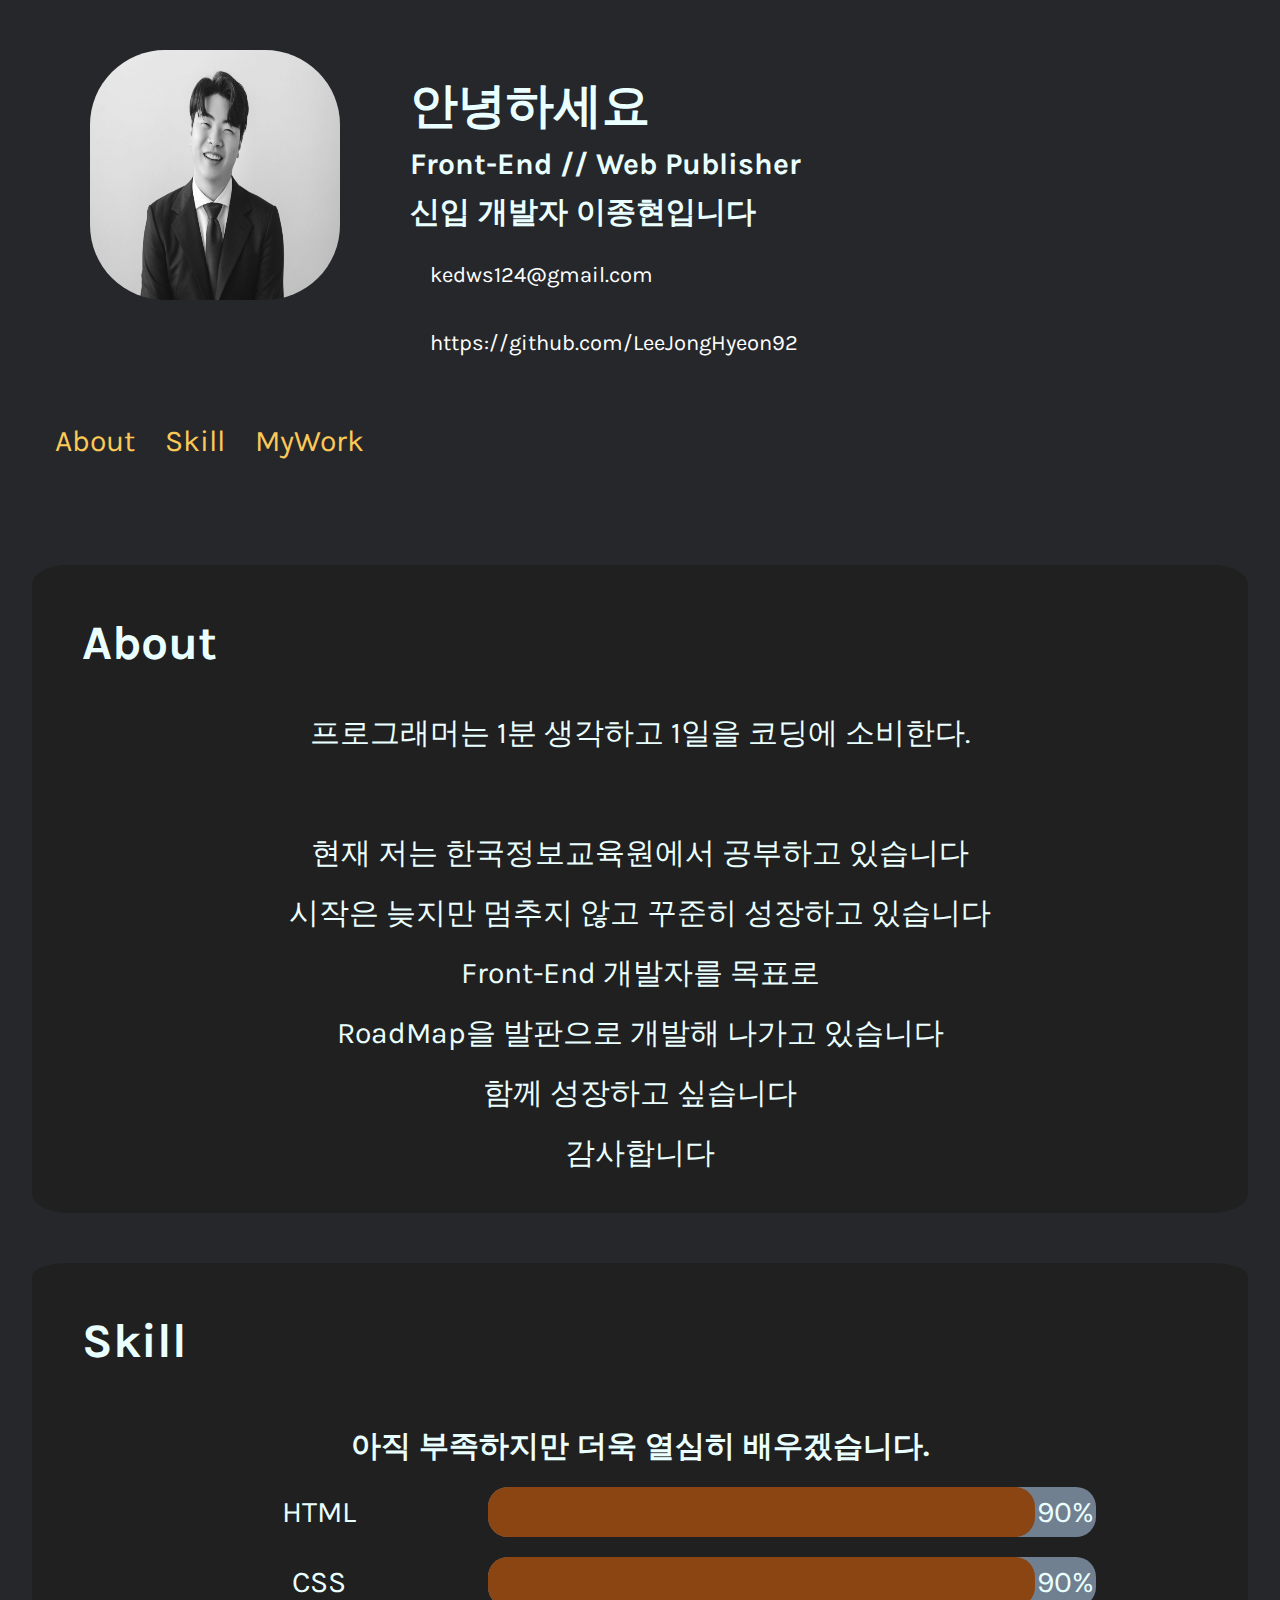
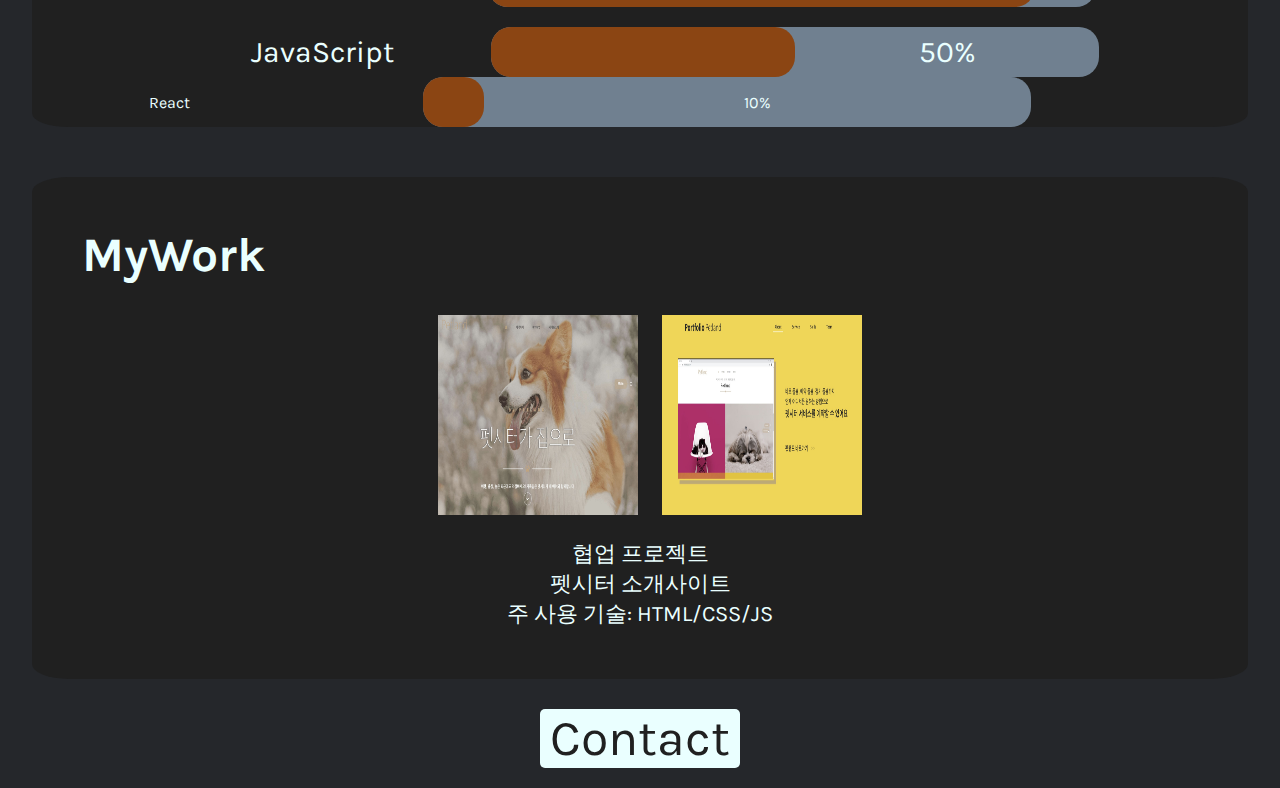
<file: HTML/Home.html>
<!DOCTYPE html>
<html lang="kr">
<head>
    <meta charset="UTF-8">
    <meta name="viewport" content="width=device-width, initial-scale=1.0">
    <link rel="stylesheet" href="../CSS/Home.css">
    <link rel="stylesheet" href="https://use.fontawesome.com/releases/v5.15.1/css/all.css" integrity="sha384-vp86vTRFVJgpjF9jiIGPEEqYqlDwgyBgEF109VFjmqGmIY/Y4HV4d3Gp2irVfcrp" crossorigin="anonymous">
    <link rel="stylesheet" media="screen and (min-width: 300px) and (max-width:480px)" href="../CSS/PhonSize.css">
    <link rel="preconnect" href="https://fonts.gstatic.com">
    <link href="https://fonts.googleapis.com/css2?family=Karla:wght@300&display=swap" rel="stylesheet">
    <meta name="viewport" content="width=device-width, initial-scale=1.0">
    <title>LeeJongHyeon</title>
</head>
<body>
        <section id="Profile">
            <div class="Profile__box">
                    <img src="../img/LeeJongHyeon.jpg" alt="프로필사진" class="Profile__avatar">
                <div class="Profile__Text">
                    <h1>안녕하세요</h1>
                    <h2>Front-End // Web Publisher</br>
                    신입 개발자 이종현입니다 </h2>
                    <div class="email">
                        <i class="fas fa-envelope-open-text"></i>
                        <a href="mailto:kedws124@gmail.com">kedws124@gmail.com</a>
                    </div>
                    <div class="Git">
                        <i class="fab fa-github"></i>
                        <a href="https://github.com/LeeJongHyeon92">https://github.com/LeeJongHyeon92</a>
                    </div>
                </div>
        </div>
            <nav id="navbar">
                <ul class="navbar__menu">
                    <div class="item__About">
                        <a href="#About"><li class="navbar__item">About</li></a>
                    </div>
                    <div class="item__Skill">
                        <a href="#Skill"><li class="navbar__item">Skill</li></a>
                    </div>
                    <div class="item__MyWork">
                        <a href="#MyWork"><li class="navbar__item">MyWork</li></a>
                    </div>
                </ul> 
            </nav>
        </section>
            <!-- About -->
            <div id="Show">
                    <section id="About">
                        <h1>About</h1>
                        <p>
                            프로그래머는 1분 생각하고 1일을 코딩에 소비한다.</br>
                            <br>
                            현재 저는 한국정보교육원에서 공부하고 있습니다</br>
                            시작은 늦지만 멈추지 않고 꾸준히 성장하고 있습니다</br>
                            Front-End 개발자를 목표로 </br>
                            RoadMap을 발판으로 개발해 나가고 있습니다</br> 
                            함께 성장하고 싶습니다</br>
                            감사합니다
                        </p>
                    </section>
                <!-- Skill -->
                <section id="Skill">
                    <h1>Skill</h1>
                    <h2>아직 부족하지만 더욱 열심히 배우겠습니다.</h2>
                    <div class="Skill__icon">
                        <div class="Html">
                            <div class="Skill__item">
                                <div class="Html__Text">
                                    <i class="fab fa-html5"></i>
                                    <span>HTML</span>
                                </div>
                                <div class="Skill__Bar">
                                    <div class="Skill_Value" style="width: 90%;"></div>
                                    <Span>90%</Span>
                                </div>
                            </div>
                        </div>
                        <div class="CSS">
                            <div class="Skill__item">
                                <div class="CSS__Text">
                                    <i class="fab fa-css3-alt"></i>
                                    <span>CSS</span>
                                </div>
                                <div class="Skill__Bar">
                                    <div class="Skill_Value" style="width: 90%;"></div>
                                    <Span>90%</Span>
                                </div>
                            </div>
                        </div>
                        <div class="JavaScript">
                            <div class="Skill__item">
                                <div class="JavaScript__Text">
                                    <i class="fab fa-js"></i>
                                    <span>JavaScript</span>
                                </div>
                                <div class="Skill__Bar">
                                    <div class="Skill_Value" style="width: 50%"></div>
                                    <span>50%</span>
                                </div>
                            </div>
                        </div>
                        <div class="React">
                            <div class="Skill__item">
                                <div class="React__Text">
                                    <i class="fab fa-react"></i>
                                    <span>React</span>
                                </div>
                                    <div class="Skill__Bar">
                                    <div class="Skill_Value" style="width: 10%;"></div>
                                    <span>10%</span>
                                </div>
                            </div>
                        </div>
                    </div>
                </section>
                <!-- Project -->
                <section id="MyWork"">
                    <h1>MyWork</h1>
                    <div class="Mywork_item">
                        <div class="Mywork_img">
                            <a href="https://petland.jjagu.com/"><img src="../img/Pro1.jpg" alt="홈페이지"></a>
                            <img src="../img/Pro2.jpg" alt="소개페이지">
                            <span>협업 프로젝트</br> 
                                펫시터 소개사이트</br>
                                주 사용 기술: HTML/CSS/JS 
                            </span>
                        </div>
                    </div>
                </section>
            </div>
            <footer>
                <div type="button" id="Contact">
                <div class="button__item" style="cursor: pointer;" onclick="window.scroll(0,0);">Contact</div>
                </div>
            </footer>
</body>
</html>
</file>
<file: CSS/Home.css>
:root{
    /* color */
    --color-background-grey: #25272B;
    --color-white: #EAFFFF;
    --color-dark-grey: #202020;

    /* Font size */
    --font-large: 48px;
    --font-medium: 30px;
    --font-regular: 22px;
    --font-small: 16px;
    --font-micro: 14px;

}

html{
    scroll-behavior:smooth;
    font-family: 'Karla', sans-serif;
}
body{
    background-color: var(--color-background-grey);
    color: var(--color-white);
    margin: 0;

}
/* Profile */

#Profile {
    padding-top: 50px;
    padding-right: 170px;
    margin-bottom: 0px;
    top: 0px;
}

.Profile__box{
    display: flex;
}



#Profile img{
    display: flex;
    text-align: left;
    width: 250px; 
    height: 250px;
    border-radius: 30%;
    margin-left: 90px;
}


#Profile h1{
    display: flex;
    font-size: var(--font-large);
    margin-bottom: -15px;
    margin-left: 70px;
}

#Profile h2{
    font-size: var(--font-medium);
    margin-bottom: -15px;
    margin-left: 70px;
}

.Profile__Text{
    line-height: 300%;
}


/* imfo */
.email{
    display: flex;
    font-size: var(--font-regular);
    margin-left: 80px;
    margin-top: 10px;
}
.email i{
    margin-top: 20px;
    padding-right: 10px;
    color: skyblue;
    font-size: 40px;
}

.email a{
    margin-top: 20px;
    font-size: var(--font-regular);
    color: white;
    text-decoration: none;
}

.Git{
    display: flex;
    margin-top: 20px;
    margin-left: 80px;
}

.Git a{
    color: white;
    text-decoration: none;
    font-size: var(--font-regular);
    
}

.Git i{
    margin-right: 10px;
    color: purple;
    font-size: 40px;
}
/* navbar */

#navbar{
    display: flex;
    flex-direction: column;

}

.navbar__menu{
    display: flex;
}

.item__About a,
.item__Skill a,
.item__MyWork a{
    text-decoration: none;
}

.navbar__item{
    list-style: none;
    padding: 0px 5px;
    margin: 0px 10px;
    margin-top: 40px;
    margin-bottom: 90px;
    font-size: var(--font-medium);
    color: #FCC957;
}

/* Show */

#Show {
    display: flex;
    flex-direction: column;
}

#About{
    width: 95%;
    margin: auto;
    background-color: var(--color-dark-grey);
    flex-direction: column;
    text-align: center;
    border-radius: 3%;
    
}
#About h1{
    display: flex;
    font-size: var(--font-large);
    margin-left: 50px;
    margin-top: 50px;
}

#About p{
    font-size: var(--font-medium);
    line-height: 200%;
    
}
/* Skill */

#Skill{
    width: 95%;
    margin: auto;
    background-color: var(--color-dark-grey);
    text-align: center;
    border-radius: 3%;
    display: flex;
    flex-direction: column;
    margin-top: 50px;
    

}

#Skill h1{
    display: flex;
    font-size: var(--font-large);
    margin-left: 50px;
    margin-top: 50px;
}

#Skill h2{
    font-size: var(--font-medium);
    margin-bottom: 20px;
}


.Skill__item{
    display: flex;
    justify-content: space-around;
    align-items: center;
}


.Skill__Bar{

    width: 50%;
    height: 50px;
    background-color: slategrey;
    display: flex;
    align-items: center;
    margin-right: 100px;
    border-radius: 20px;

}

.Skill_Value{
    height: 50px;
    background-color: saddlebrown;
    display: flex;
    justify-content: flex-start;
    border-radius: 20px;
}
/* HTML */

.Html span{
    font-size: var(--font-medium);

}

.Html__Text i{
    color: red;
    font-size: 120px;
    margin-right: 38px;
    width: 128px;
    margin: auto;
}

.Html__Text{
    display: flex;
    flex-direction: column;
    margin-left: 170px;
    text-align: center;
}
.Skill__Bar span{
    margin: auto;
    text-align: center;
}

/* CSS */

.CSS{
    margin-top: 20px;
}
.CSS i {
    color: blue;
    font-size: 120px;
    margin-right: 38px;
    width: 128px;
    margin: auto;
}
.CSS span{
    font-size: var(--font-medium);
}

.CSS__Text{
    display: flex;
    flex-direction: column;
    margin-left: 170px;
    text-align: center;
}

/* JavaScript */

.JavaScript{
    margin-top: 20px;
}
.JavaScript i {
    color: yellow;
    font-size: 100px;
    width: 128px;
    margin: auto;
}
.JavaScript span{
    font-size: var(--font-medium);
}

.JavaScript__Text{
    display: flex;
    flex-direction: column;
    margin-left: 170px;
    text-align: center;
}

/*  Mywork */

#MyWork{
    width: 95%;
    margin: auto;
    background-color: var(--color-dark-grey);
    text-align: center;
    border-radius: 3%;
    display: flex;
    flex-direction: column;
    margin-top: 50px;
    margin-bottom: 30px;
}

#MyWork h1{
    display: flex;
    font-size: var(--font-large);
    margin-left: 50px;
    margin-top: 50px;
}

.Mywork_item{
    margin-bottom: 50px;

}
.Mywork_item span{
    display: flex;
    justify-content: center;
    font-size: var(--font-regular);
}
.Mywork_img img{
    width: 200px;
    height: 200px;
    padding-left: 20px;
}

.Mywork_item span{
    margin-top: 20px;
    display: flex;
}

#Contact{
    display: flex;
    justify-content: center;
    font-size: 50px;
    margin-bottom: 20px
}

.button__item{
    color: var(--color-dark-grey);
    background-color: var(--color-white);
    padding: 0px 10px;
    border-radius: 5px;
}
</file>
<file: CSS/PhonSize.css>
:root{
    /* color */
    --color-background-grey: #25272B;
    --color-white: #EAFFFF;
    --color-dark-grey: #202020;

    /* Font size */
    --font-large: 48px;
    --font-medium: 30px;
    --font-regular: 22px;
    --font-small: 16px;
    --font-micro: 14px;

}

/* Phone Size */
@media all and (min-width: 300px)and (max-width: 767px){

.Profile__box{
    display: flex;
    flex-direction: column;
    
}
            
#Profile img{
    width: 150px; 
    height: 150px;
    margin-left: 112px;
}
        
#Profile h1{
    font-size: var(--font-medium);
    width: 300px;
}
#Profile h2{
    font-size: var(--font-regular);
    width: 300px;
}

.email{
    display: flex;
    margin-left: 60px;
    }
.email i{
    margin-top: 20px;
    font-size: 20px;
    display: flex;
    align-items: center;
}
.email a {
    font-size: var(--font-small);
}
    
.Git{
    display: flex;
    margin-left: 60px;
    margin-top: 10px;
}
.Git a{
    font-size: var(--font-small); 
}
    
.Git i{
    display: flex;
    align-items: center;
    font-size: 20px;
}
    
#navbar li{
    font-size: var(--font-regular)
}

.navbar__item{
    margin-top: 20px;
    margin-bottom: 30px;
}
    
#About, #Skill, #MyWork{
    width: 330px;
    margin: 0px 22px;
}
    
#About h1, #Skill h1, #MyWork h1{
    font-size: var(--font-medium);
    margin-top: 20px;
}

#About p, #Skill h2, #MyWork span{
    font-size: var(--font-small);
}

#Skill, #MyWork, #Contact{
    margin-top: 20px;
}

.Skill__Bar{
    
    width: 150px;
    height: 30px;
    margin-right: 30px;
    border-radius: 20px;
    
}
    
.Skill_Value{
    height: 30px;
}
    
.Html span, .CSS span, .JavaScript span {
    font-size: var(--font-micro)    
}
    
.Html__Text i, .CSS__Text i, .JavaScript__Text i {
    font-size: 50px;
    }
    
.Html__Text, .CSS__Text, .JavaScript__Text {
    display: flex;
    flex-direction: column;
    margin-left: 20px;
    }
    
.React .Skill__item{
    margin-bottom: 50px;
}
    
.Mywork_img img{
    width: 150px;
    height: 150px;
}
    
    #Contact{
    font-size: 30px;
}
}
</file>
